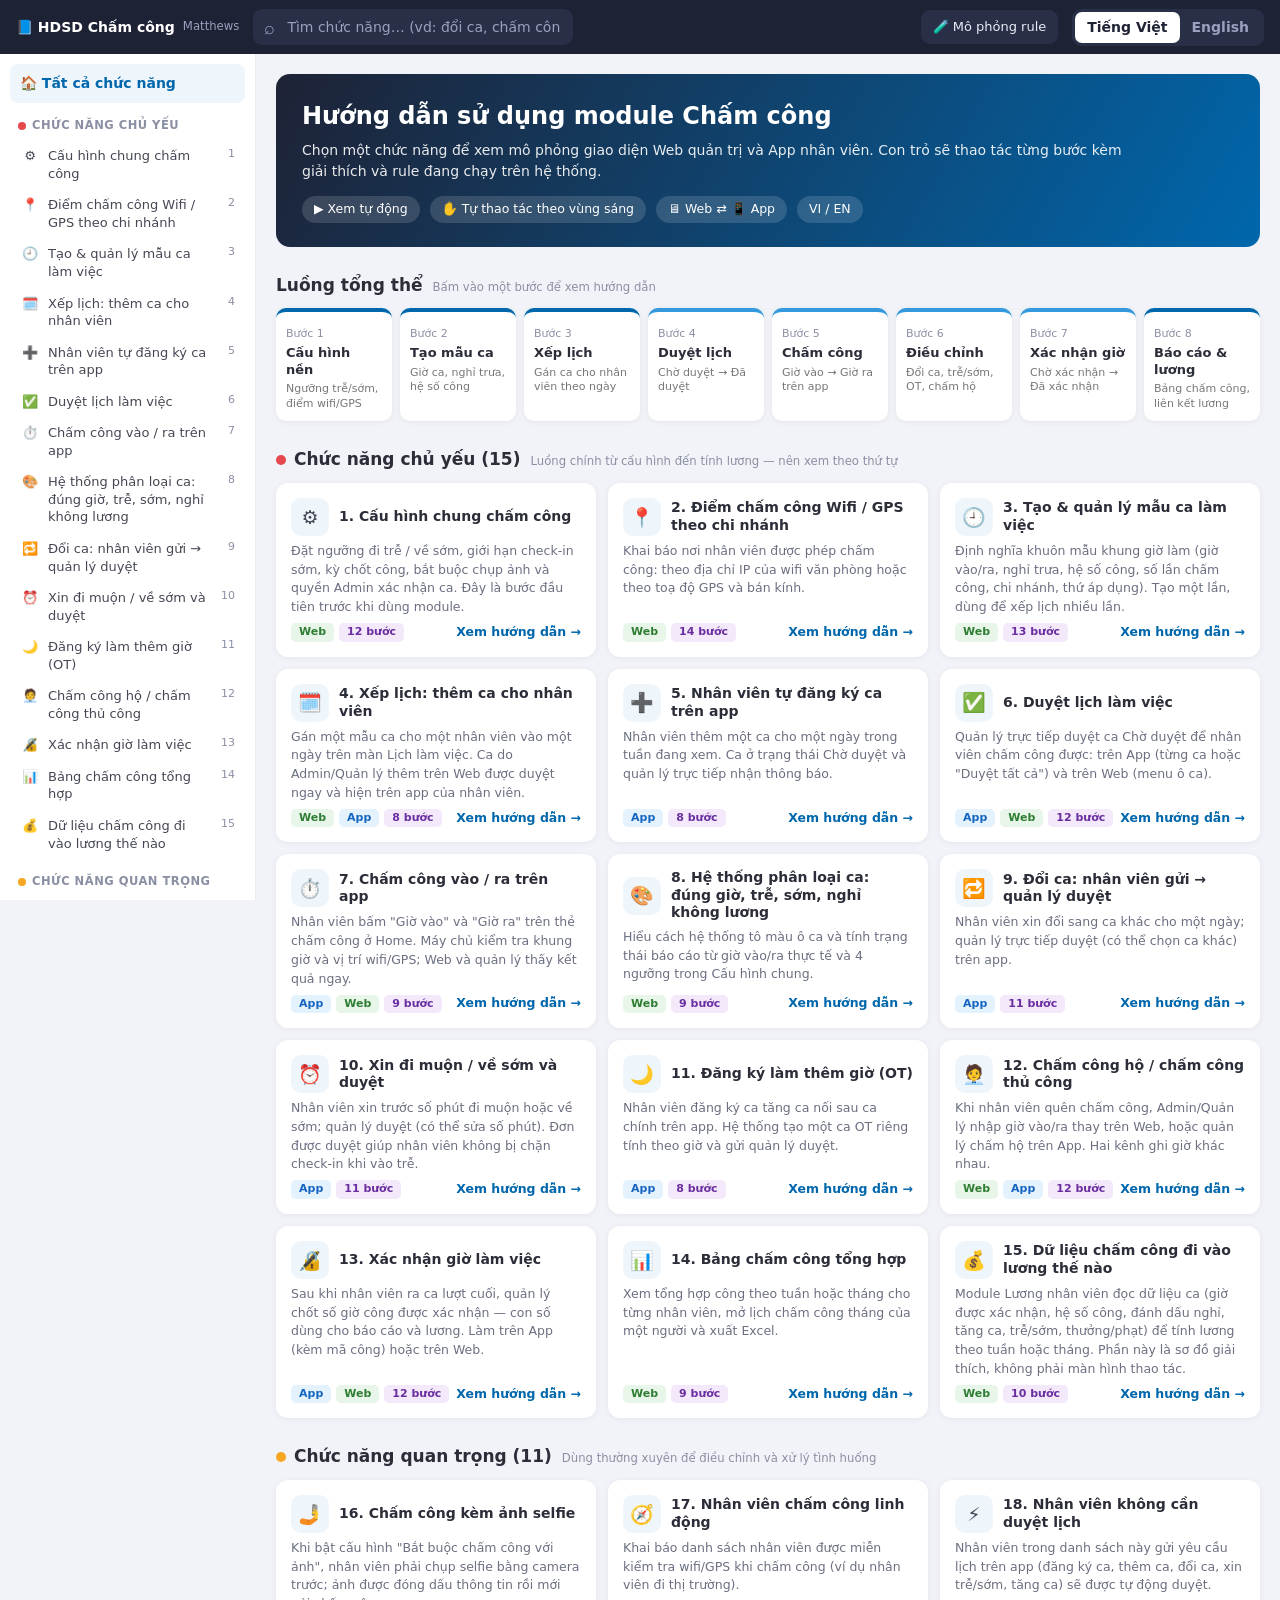
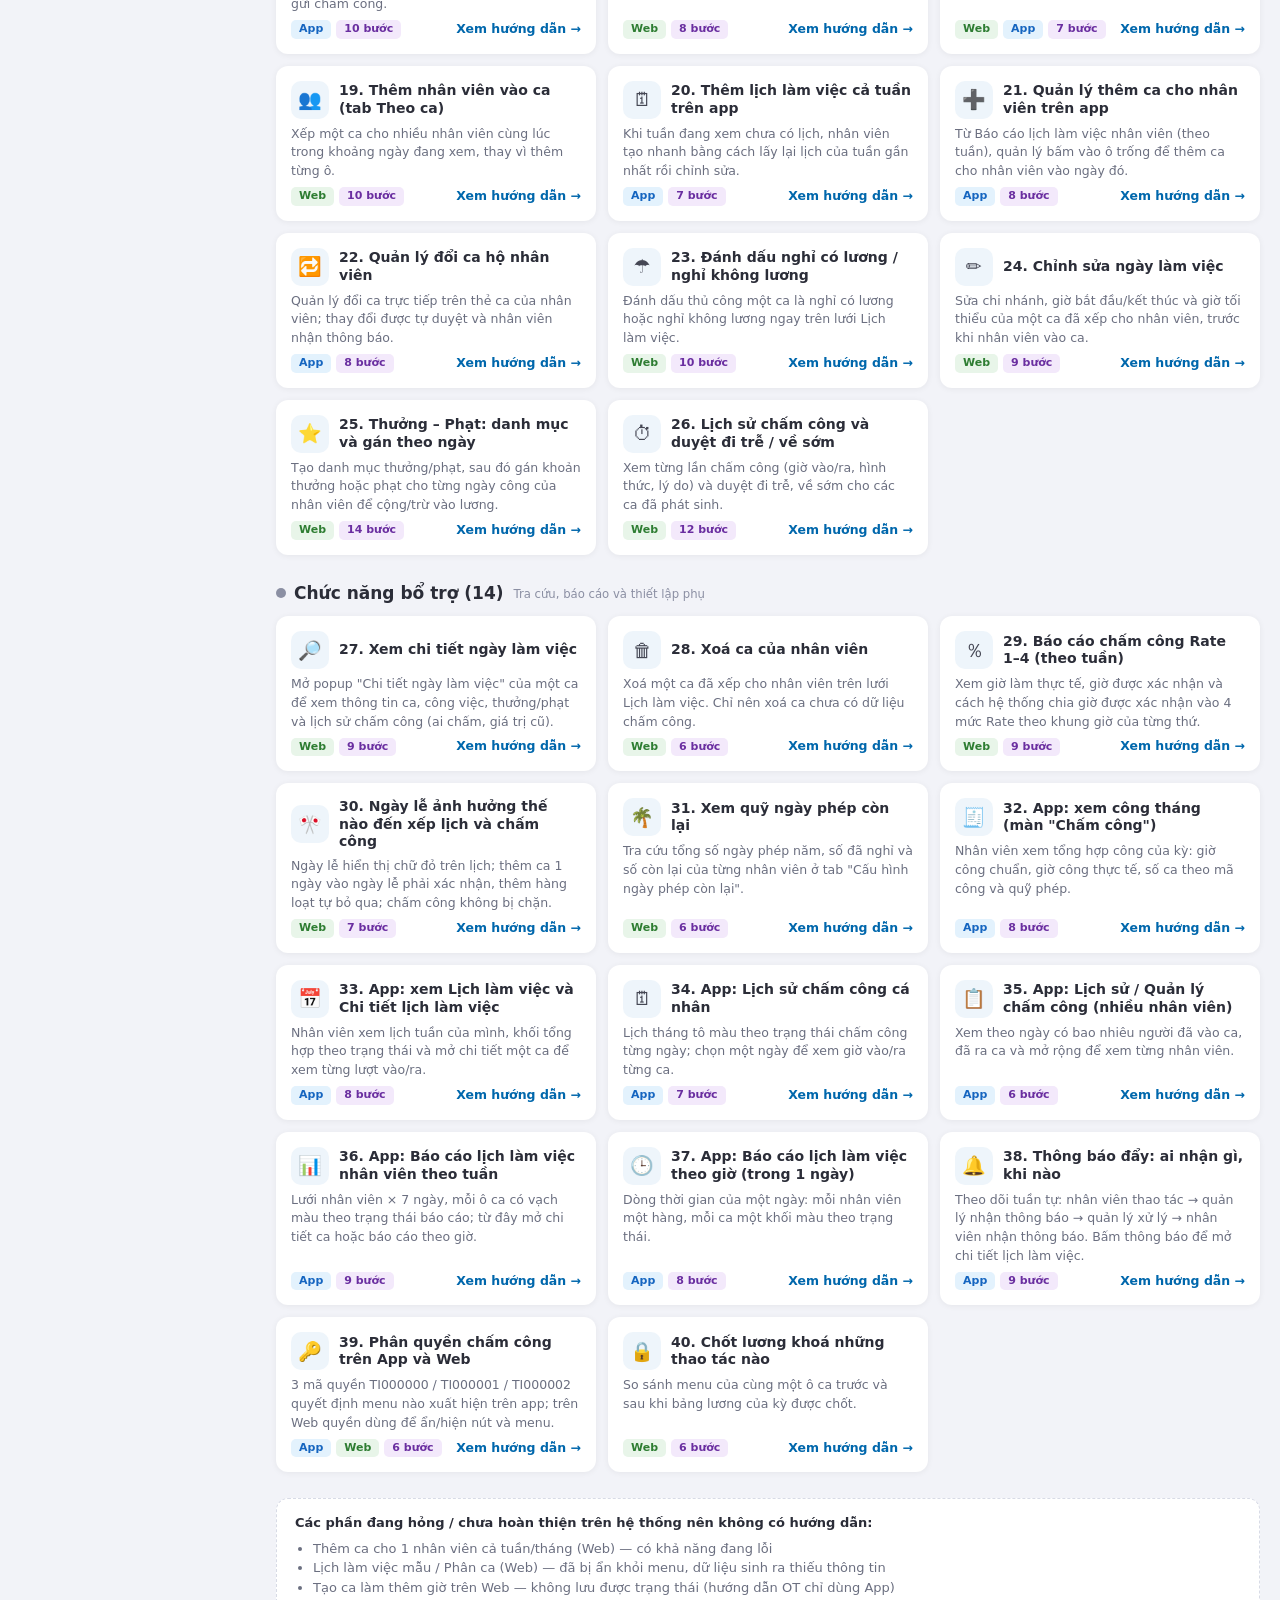
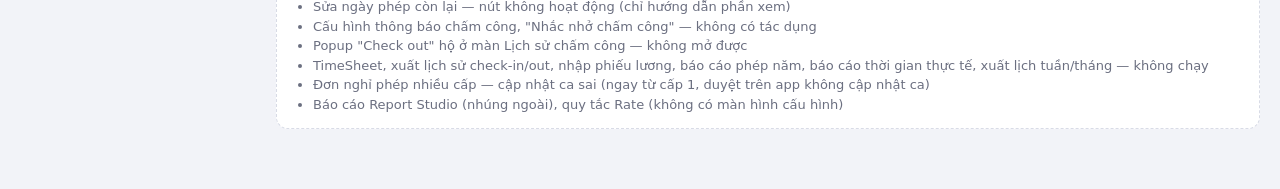
<file: index.html>
<!doctype html>
<html lang="vi">
<head>
<meta charset="utf-8">
<meta name="viewport" content="width=device-width, initial-scale=1">
<title>Hướng dẫn sử dụng Chấm công — Matthews</title>
<link rel="stylesheet" href="assets/hdsd.css">
</head>
<body>
<header class="topbar" id="top"></header>
<nav class="side" id="side"></nav>
<main class="main" id="main"></main>
<script src="assets/engine.js"></script>
<script src="assets/kit.js"></script>
<script src="assets/guides-1.js"></script>
<script src="assets/guides-2.js"></script>
<script src="assets/guides-3.js"></script>
<script>HDSD.start();</script>
</body>
</html>
</file>
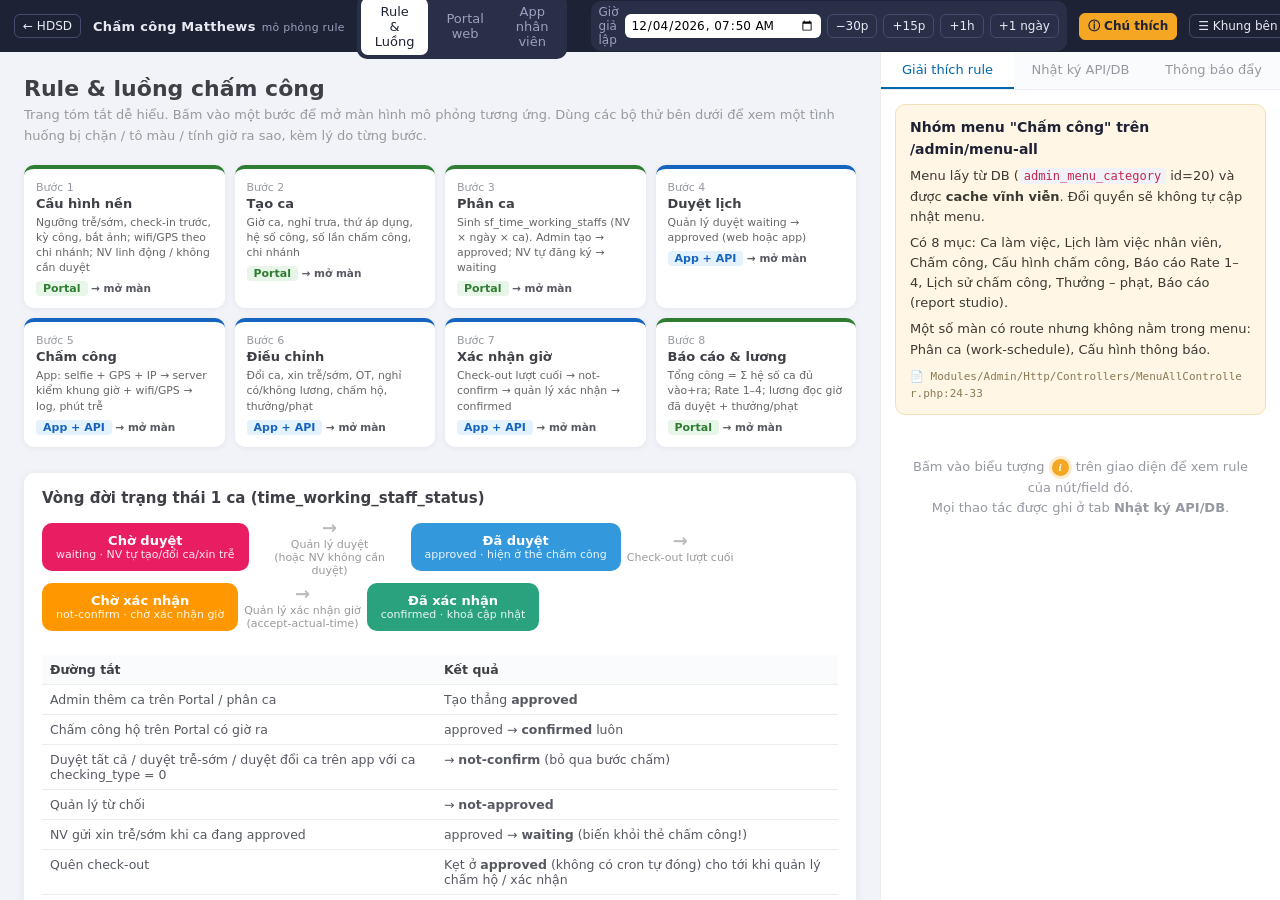
<file: rule/index.html>
<!doctype html>
<html lang="vi">
<head>
<meta charset="utf-8">
<meta name="viewport" content="width=device-width, initial-scale=1">
<title>Mô phỏng chấm công</title>
<link rel="stylesheet" href="assets/style.css">
</head>
<body>
<header class="topbar" id="bar"></header>
<main class="main" id="main"></main>
<aside class="drawer" id="drawer"></aside>
<script src="assets/store.js"></script>
<script src="assets/engine.js"></script>
<script src="assets/notes.js"></script>
<script src="assets/ui.js"></script>
<script src="assets/portal.js"></script>
<script src="assets/app.js"></script>
<script src="assets/rules.js"></script>
<script src="assets/main.js"></script>
</body>
</html>
</file>
<file: assets/hdsd.css>
:root {
  --bar: #1e2235; --bar-2: #2a2f48; --bar-fg: #e8eaf3; --bar-muted: #9aa0bd;
  --bg: #f2f3f8; --card: #fff; --line: #ebedf2; --text: #454754; --head: #2b2d38; --muted: #8b8fa3;
  --p-blue: #0067AC; --a-primary: #3398dc; --hl: #ff7a1a; --ok: #2AA27E; --err: #e24c4b; --note-bg: #fff6e5;
  --side-w: 256px;
  font-family: "Roboto", system-ui, -apple-system, "Segoe UI", sans-serif;
}
* { box-sizing: border-box; }
html, body { margin: 0; height: 100%; }
body { background: var(--bg); color: var(--text); font-size: 14px; line-height: 1.5; }
button, input, select, textarea { font: inherit; }
a { color: var(--p-blue); text-decoration: none; }

/* ===== khung trang ===== */
.topbar { position: fixed; inset: 0 0 auto 0; height: 54px; background: var(--bar); color: var(--bar-fg); display: flex; align-items: center; gap: 14px; padding: 0 16px; z-index: 60; }
.topbar .brand { font-weight: 700; white-space: nowrap; color: #fff; display: flex; align-items: center; gap: 8px; }
.topbar .brand small { color: var(--bar-muted); font-weight: 400; }
.topbar .menu-btn { display: none; border: 0; background: var(--bar-2); color: #fff; border-radius: 8px; width: 36px; height: 36px; cursor: pointer; font-size: 18px; }
.topbar .search { flex: 1; max-width: 460px; position: relative; }
.topbar .search input { width: 100%; height: 36px; border: 0; border-radius: 9px; background: var(--bar-2); color: #fff; padding: 0 12px 0 34px; outline: none; }
.topbar .search input::placeholder { color: var(--bar-muted); }
.topbar .search::before { content: "⌕"; position: absolute; left: 11px; top: 5px; color: var(--bar-muted); font-size: 18px; }
.topbar .sp { flex: 1; }
.topbar .lnk { color: var(--bar-fg); background: var(--bar-2); border-radius: 9px; padding: 7px 12px; font-size: 13px; white-space: nowrap; }
.topbar .lnk:hover { color: #fff; }
.lang { display: flex; background: var(--bar-2); border-radius: 9px; padding: 3px; }
.lang button { border: 0; background: transparent; color: var(--bar-muted); padding: 5px 12px; border-radius: 7px; cursor: pointer; font-weight: 600; }
.lang button.on { background: #fff; color: var(--bar); }

.side { position: fixed; top: 54px; left: 0; bottom: 0; width: var(--side-w); background: #fff; border-right: 1px solid var(--line); overflow-y: auto; padding: 10px 10px 30px; z-index: 50; }
.side .home { display: flex; gap: 8px; align-items: center; padding: 9px 10px; border-radius: 8px; font-weight: 600; color: var(--head); }
.side .home.on, .side .home:hover { background: #eef5fb; color: var(--p-blue); }
.side h4 { margin: 14px 8px 6px; font-size: 11.5px; text-transform: uppercase; letter-spacing: .5px; color: var(--muted); display: flex; align-items: center; gap: 6px; }
.side h4 i { width: 8px; height: 8px; border-radius: 50%; display: inline-block; }
.side a.gi { display: flex; gap: 8px; align-items: flex-start; padding: 7px 10px; border-radius: 8px; color: var(--text); font-size: 13px; line-height: 1.35; }
.side a.gi:hover { background: #f5f7fb; }
.side a.gi.on { background: #eef5fb; color: var(--p-blue); font-weight: 600; }
.side a.gi .ic { width: 20px; text-align: center; flex: none; }
.side a.gi .nm { flex: 1; }
.side a.gi .n { color: var(--muted); font-size: 11px; font-weight: 400; min-width: 16px; text-align: right; }
.side .none { color: var(--muted); padding: 14px 10px; font-size: 13px; }

.main { margin: 54px 0 0 var(--side-w); padding: 20px 20px 60px; min-height: calc(100vh - 54px); }
.tag { display: inline-block; padding: 1px 8px; border-radius: 5px; font-size: 11px; font-weight: 600; white-space: nowrap; }
.tag.web { background: #e8f5e9; color: #2e7d32; } .tag.app { background: #e3f2fd; color: #1565c0; } .tag.role { background: #f3e9fb; color: #6a2ea0; }
.t1 { background: #e5484d; } .t2 { background: #f5a623; } .t3 { background: #8b8fa3; }

/* ===== trang chủ ===== */
.hero { background: linear-gradient(120deg, #1e2235, #0067AC); color: #fff; border-radius: 14px; padding: 24px 26px; margin-bottom: 22px; }
.hero h1 { margin: 0 0 6px; font-size: 24px; }
.hero p { margin: 0; opacity: .9; max-width: 820px; }
.hero .how { display: flex; gap: 10px; flex-wrap: wrap; margin-top: 14px; }
.hero .how span { background: rgba(255,255,255,.14); border-radius: 20px; padding: 4px 12px; font-size: 12.5px; }
.sec-h { display: flex; align-items: baseline; gap: 10px; margin: 26px 0 10px; }
.sec-h h2 { margin: 0; font-size: 17px; color: var(--head); display: flex; align-items: center; gap: 8px; }
.sec-h h2 i { width: 10px; height: 10px; border-radius: 50%; display: inline-block; }
.sec-h small { color: var(--muted); }
.flow8 { display: grid; grid-template-columns: repeat(8, 1fr); gap: 8px; }
.flow8 a { background: #fff; border-radius: 10px; padding: 10px; box-shadow: 0 1px 6px rgba(0,0,0,.06); border-top: 4px solid var(--p-blue); color: var(--text); position: relative; transition: transform .15s; }
.flow8 a.app { border-top-color: var(--a-primary); }
.flow8 a:hover { transform: translateY(-3px); }
.flow8 a .n { font-size: 11px; color: var(--muted); }
.flow8 a b { display: block; color: var(--head); font-size: 13px; line-height: 1.25; margin: 2px 0 4px; }
.flow8 a small { font-size: 11px; color: #777; display: block; line-height: 1.35; }
.cards { display: grid; grid-template-columns: repeat(auto-fill, minmax(250px, 1fr)); gap: 12px; }
.gcard { background: #fff; border-radius: 12px; padding: 14px; box-shadow: 0 1px 6px rgba(0,0,0,.06); color: var(--text); display: flex; flex-direction: column; gap: 6px; border: 1px solid transparent; transition: .15s; }
.gcard:hover { border-color: var(--p-blue); transform: translateY(-2px); box-shadow: 0 6px 18px rgba(0,103,172,.14); }
.gcard .hd { display: flex; gap: 10px; align-items: center; }
.gcard .ic { width: 38px; height: 38px; border-radius: 10px; background: #eef5fb; display: grid; place-items: center; font-size: 19px; flex: none; }
.gcard b { color: var(--head); line-height: 1.25; }
.gcard p { margin: 0; font-size: 12.5px; color: #6b6f80; flex: 1; }
.gcard .ft { display: flex; gap: 5px; flex-wrap: wrap; align-items: center; }
.gcard .ft .go { margin-left: auto; color: var(--p-blue); font-weight: 600; font-size: 12.5px; }
.skipbox { background: #fff; border: 1px dashed #d8dbe6; border-radius: 12px; padding: 14px 18px; margin-top: 26px; color: #6b6f80; font-size: 13px; }
.skipbox b { color: var(--head); }
.skipbox ul { margin: 6px 0 0; padding-left: 18px; }

/* ===== trang hướng dẫn ===== */
.g-head { display: flex; gap: 14px; align-items: flex-start; margin-bottom: 14px; flex-wrap: wrap; }
.g-head .ic { width: 48px; height: 48px; border-radius: 12px; background: #fff; display: grid; place-items: center; font-size: 24px; box-shadow: 0 1px 6px rgba(0,0,0,.08); flex: none; }
.g-head .tx { flex: 1; min-width: 260px; }
.g-head h1 { margin: 0; font-size: 21px; color: var(--head); line-height: 1.25; }
.g-head .meta { display: flex; gap: 6px; flex-wrap: wrap; margin: 6px 0; align-items: center; }
.g-head p { margin: 0; color: #6b6f80; max-width: 900px; }
.g-head .pre { margin-top: 6px; font-size: 13px; background: #fff; border-left: 3px solid var(--a-primary); padding: 6px 10px; border-radius: 0 8px 8px 0; max-width: 900px; }
.g-nav { display: flex; gap: 6px; }
.g-nav a { background: #fff; border: 1px solid var(--line); border-radius: 8px; padding: 6px 10px; font-size: 12.5px; color: var(--text); white-space: nowrap; }
.g-nav a:hover { border-color: var(--p-blue); color: var(--p-blue); }

.ctrl { position: sticky; top: 54px; z-index: 30; background: rgba(242,243,248,.96); backdrop-filter: blur(4px); display: flex; align-items: center; gap: 8px; padding: 8px 0; flex-wrap: wrap; }
.ctrl .seg { display: flex; background: #fff; border: 1px solid var(--line); border-radius: 10px; padding: 3px; }
.ctrl .seg button { border: 0; background: transparent; padding: 6px 12px; border-radius: 7px; cursor: pointer; color: #6b6f80; font-weight: 600; font-size: 13px; }
.ctrl .seg button.on { background: var(--p-blue); color: #fff; }
.ctrl .cb { border: 1px solid var(--line); background: #fff; border-radius: 9px; height: 36px; min-width: 38px; padding: 0 10px; cursor: pointer; color: var(--head); font-weight: 600; }
.ctrl .cb:hover { border-color: var(--p-blue); color: var(--p-blue); }
.ctrl .cb.pri { background: var(--hl); border-color: var(--hl); color: #fff; min-width: 96px; }
.ctrl .prog { flex: 1; min-width: 120px; height: 8px; background: #dfe2ec; border-radius: 6px; overflow: hidden; }
.ctrl .prog i { display: block; height: 100%; background: var(--hl); border-radius: 6px; transition: width .35s; }
.ctrl .cnt { font-weight: 700; color: var(--head); white-space: nowrap; font-variant-numeric: tabular-nums; }
.ctrl select { height: 36px; border: 1px solid var(--line); border-radius: 9px; background: #fff; padding: 0 6px; }

.stage { position: relative; display: flex; gap: 22px; align-items: flex-start; justify-content: center; padding: 16px 0 4px; }
.frame { position: relative; transition: opacity .3s, filter .3s; }
.frame .who { position: absolute; top: -11px; left: 16px; background: #fff; border: 1px solid var(--line); border-radius: 20px; padding: 1px 10px; font-size: 11.5px; font-weight: 600; color: var(--head); z-index: 6; white-space: nowrap; box-shadow: 0 1px 4px rgba(0,0,0,.08); }
.frame .who b { color: var(--p-blue); }
.frame.app .who b { color: var(--a-primary); }
.frame.idle { opacity: .55; filter: saturate(.6); }
.frame.active .who { border-color: var(--hl); box-shadow: 0 0 0 3px rgba(255,122,26,.18); }
.frame.web { flex: 1 1 0; min-width: 0; max-width: 1000px; background: #fff; border-radius: 12px; box-shadow: 0 10px 34px rgba(30,34,53,.16); }
.fbar { height: 30px; border-radius: 12px 12px 0 0; background: #e6e8f0; display: flex; align-items: center; gap: 6px; padding: 0 12px; }
.fbar i { width: 10px; height: 10px; border-radius: 50%; background: #f26b5e; } .fbar i:nth-child(2) { background: #f6c044; } .fbar i:nth-child(3) { background: #5ec65a; }
.fbar .url { flex: 1; background: #fff; border-radius: 6px; height: 19px; margin-left: 8px; font-size: 11px; color: #8b8fa3; padding: 1px 10px; overflow: hidden; white-space: nowrap; }
.fvp { position: relative; overflow: hidden; border-radius: 0 0 12px 12px; }
.fin { position: absolute; left: 0; top: 0; width: 980px; height: 600px; transform-origin: 0 0; font-size: 12.5px; color: #575962; }
.frame.app { flex: none; padding-top: 2px; }
.phone { width: 318px; height: 646px; background: #111; border-radius: 40px; padding: 10px; box-shadow: 0 18px 44px rgba(0,0,0,.26); }
.screen { width: 100%; height: 100%; background: #f4f6f9; border-radius: 31px; overflow: hidden; position: relative; display: flex; flex-direction: column; color: #222; font-size: 13px; }
.stage.only-app { justify-content: flex-start; }
.stage.only-app .sidecard { flex: 1; min-width: 0; }

/* con trỏ + bong bóng */
#cursor { position: absolute; left: 0; top: 0; width: 26px; height: 26px; z-index: 40; pointer-events: none; transition: transform .7s cubic-bezier(.3,.8,.3,1), opacity .25s; will-change: transform; }
#cursor svg { display: block; filter: drop-shadow(0 2px 3px rgba(0,0,0,.35)); }
#cursor.touch svg { display: none; }
#cursor.touch::before { content: ""; position: absolute; left: -13px; top: -13px; width: 30px; height: 30px; border-radius: 50%; background: rgba(51,152,220,.35); border: 2px solid #fff; box-shadow: 0 0 0 2px rgba(51,152,220,.8); }
#cursor.hide { opacity: 0; }
#cursor.hint { animation: bob 1s ease-in-out infinite; }
#cursor::after { content: ""; position: absolute; left: -16px; top: -16px; width: 34px; height: 34px; border-radius: 50%; border: 3px solid var(--hl); opacity: 0; }
#cursor.click::after { animation: ripple .45s ease-out; }
@keyframes ripple { 0% { transform: scale(.3); opacity: .9; } 100% { transform: scale(1.7); opacity: 0; } }
@keyframes bob { 0%,100% { margin-top: 0; } 50% { margin-top: 7px; } }
#bubble { position: absolute; left: 0; top: 0; width: 310px; z-index: 39; background: #1e2235; color: #fff; border-radius: 12px; padding: 11px 13px 10px; box-shadow: 0 10px 30px rgba(0,0,0,.3); transition: transform .5s cubic-bezier(.3,.8,.3,1), opacity .25s; font-size: 13px; line-height: 1.45; }
#bubble.hide { opacity: 0; pointer-events: none; }
#bubble.shake { animation: shake .35s; }
@keyframes shake { 25% { margin-left: -6px; } 75% { margin-left: 6px; } }
#bubble .bh { display: flex; gap: 6px; align-items: center; font-size: 11px; color: #aeb4d4; text-transform: uppercase; letter-spacing: .4px; margin-bottom: 4px; }
#bubble .bh .tag { text-transform: none; letter-spacing: 0; }
#bubble .bt { font-weight: 500; }
#bubble .br { margin-top: 7px; background: rgba(255,255,255,.1); border-radius: 8px; padding: 6px 8px; font-size: 12px; color: #dfe3f5; }
#bubble .bw { margin-top: 6px; background: rgba(245,166,35,.2); border-radius: 8px; padding: 6px 8px; font-size: 12px; color: #ffe0a6; }
#bubble .bf { display: flex; gap: 6px; margin-top: 8px; align-items: center; }
#bubble .bf .do { color: #ffb37a; font-size: 12px; font-weight: 600; flex: 1; }
#bubble .bf button { border: 0; border-radius: 7px; padding: 5px 11px; cursor: pointer; font-weight: 600; font-size: 12px; background: var(--hl); color: #fff; }
#bubble .bf button.gh { background: rgba(255,255,255,.14); }
.hl { outline: 3px solid var(--hl) !important; outline-offset: 2px; border-radius: 6px; animation: pulse 1.2s ease-in-out infinite; position: relative; z-index: 3; }
@keyframes pulse { 0%,100% { box-shadow: 0 0 0 0 rgba(255,122,26,.5); } 50% { box-shadow: 0 0 0 9px rgba(255,122,26,0); } }
.pressed { transform: scale(.96); filter: brightness(.9); transition: .12s; }
.follow .frame.active [data-h] { cursor: pointer; }

/* bảng bước */
.panel { display: grid; grid-template-columns: minmax(0, 1.5fr) minmax(0, 1fr); gap: 18px; margin-top: 18px; align-items: start; }
.pcard { background: #fff; border-radius: 12px; box-shadow: 0 1px 6px rgba(0,0,0,.06); padding: 14px 16px; }
.pcard h3 { margin: 0 0 10px; font-size: 14px; color: var(--head); text-transform: uppercase; letter-spacing: .3px; }
ol.steps { list-style: none; margin: 0; padding: 0; }
ol.steps li { display: flex; gap: 10px; padding: 8px 8px; border-radius: 9px; cursor: pointer; border: 1px solid transparent; }
ol.steps li:hover { background: #f6f8fc; }
ol.steps li .no { width: 24px; height: 24px; border-radius: 50%; background: #e6e9f2; color: #6b6f80; display: grid; place-items: center; font-size: 12px; font-weight: 700; flex: none; }
ol.steps li.done .no { background: #d5efe6; color: #1b7a5c; }
ol.steps li.on { background: #fff7f0; border-color: #ffd2b0; }
ol.steps li.on .no { background: var(--hl); color: #fff; }
ol.steps li .st { flex: 1; min-width: 0; }
ol.steps li .st .tag { margin-right: 4px; }
ol.steps li .ru, ol.steps li .wa { display: none; font-size: 12.5px; margin-top: 5px; padding: 6px 9px; border-radius: 8px; }
ol.steps li .ru { background: #f1f5fb; color: #3d4a66; }
ol.steps li .wa { background: var(--note-bg); color: #8a5a10; }
ol.steps li.on .ru, ol.steps li.on .wa, .showall ol.steps li .ru, .showall ol.steps li .wa { display: block; }
.rules ul { margin: 0; padding-left: 18px; }
.rules li { margin-bottom: 6px; font-size: 13px; }
.linkbtn { border: 0; background: transparent; color: var(--p-blue); cursor: pointer; font-size: 12.5px; padding: 0; float: right; text-transform: none; letter-spacing: 0; font-weight: 500; }
.donebox { display: none; background: #eaf7f1; border: 1px solid #bfe6d5; color: #1b6b4f; border-radius: 12px; padding: 14px 16px; margin-top: 14px; }
.donebox.on { display: block; animation: pop .35s; }
@keyframes pop { from { transform: scale(.96); opacity: 0; } }
.donebox b { font-size: 15px; }
.donebox .acts { display: flex; gap: 8px; margin-top: 10px; flex-wrap: wrap; }
.donebox .acts button, .donebox .acts a { border: 1px solid #1b7a5c; background: #fff; color: #1b7a5c; border-radius: 8px; padding: 6px 12px; cursor: pointer; font-weight: 600; font-size: 13px; }
.donebox .acts .pri { background: #1b7a5c; color: #fff; }

/* ===== PORTAL (Metronic) trong khung web ===== */
.portal { display: flex; width: 100%; height: 100%; background: #f2f3f8; position: relative; }
.p-aside { width: 62px; background: #fff; border-right: 1px solid var(--line); display: flex; flex-direction: column; align-items: center; padding-top: 8px; gap: 1px; flex: none; }
.p-aside .logo { width: 36px; height: 36px; border-radius: 9px; background: var(--p-blue); color: #fff; display: grid; place-items: center; font-weight: 800; margin-bottom: 8px; }
.p-aside button { width: 54px; border: 0; background: transparent; padding: 6px 0; border-radius: 8px; color: #868aa8; display: flex; flex-direction: column; align-items: center; gap: 1px; font-size: 9px; line-height: 1.1; }
.p-aside button .ic { font-size: 16px; }
.p-aside button.on { background: #f0f4ff; color: var(--p-blue); }
.p-wrap { flex: 1; min-width: 0; display: flex; flex-direction: column; }
.p-header { height: 46px; background: #fff; display: flex; align-items: center; padding: 0 18px; box-shadow: 0 1px 15px rgba(69,65,78,.08); gap: 10px; flex: none; z-index: 2; }
.p-header .title_header { font-size: 13.5px; font-weight: 600; color: #3f4047; }
.p-header .sp { flex: 1; }
.p-header .p-user { color: #6b6f80; font-size: 12px; }
.p-content { padding: 14px 16px; overflow: auto; flex: 1; }
.portlet { background: #fff; box-shadow: 0 1px 15px 1px rgba(69,65,78,.08); border-radius: 4px; }
.portlet-head { min-height: 48px; display: flex; align-items: center; padding: 0 16px; border-bottom: 1px solid var(--line); gap: 8px; flex-wrap: wrap; }
.portlet-head h2 { font-size: 13px; font-weight: 600; color: #3f4047; margin: 0; text-transform: uppercase; }
.portlet-head .tools { margin-left: auto; display: flex; gap: 6px; flex-wrap: wrap; padding: 6px 0; }
.portlet-body { padding: 12px 16px 16px; }
.ptabs { display: flex; border-bottom: 1px solid var(--line); margin: -2px 0 12px; flex-wrap: wrap; }
.ptabs button { border: 0; background: transparent; padding: 8px 11px; color: #9699a2; border-bottom: 2px solid transparent; font-weight: 500; font-size: 12px; }
.ptabs button.on { color: var(--p-blue); border-bottom-color: var(--p-blue); }
.btn { border: 1px solid transparent; border-radius: 4px; padding: 6px 12px; font-size: 12px; font-weight: 500; display: inline-flex; align-items: center; gap: 6px; background: #fff; }
.btn-primary { background: var(--p-blue); color: #fff; border-color: var(--p-blue); }
.btn-pill { border-radius: 60px; text-transform: uppercase; font-size: 11px; padding: 6px 14px; }
.btn-default { border-color: #dfe2ea; color: #575962; }
.btn-sm { padding: 3px 9px; font-size: 11.5px; }
.filter { display: flex; gap: 8px; background: #f7f8fa; padding: 10px; border-radius: 4px; margin-bottom: 12px; align-items: center; flex-wrap: wrap; }
.filter .fc { width: 150px; }
.fc { height: 32px; border: 1px solid #dfe2ea; border-radius: 4px; padding: 0 9px; background: #fff; color: #575962; width: 100%; font-size: 12.5px; outline: none; }
.fc.sel { display: flex; align-items: center; justify-content: space-between; gap: 6px; white-space: nowrap; overflow: hidden; }
.fc.sel::after { content: "▾"; color: #9699a2; font-size: 10px; }
.fc.ph, .fc::placeholder { color: #b3b6c4; }
.fc.dis { background: #f4f5f8; color: #9699a2; }
.selwrap { position: relative; }
.selopts { position: absolute; left: 0; right: 0; top: 34px; background: #fff; border: 1px solid #dfe2ea; border-radius: 4px; box-shadow: 0 6px 18px rgba(0,0,0,.14); z-index: 20; }
.selopts div { padding: 6px 10px; }
.selopts div:hover { background: #f4f6fb; }
table.pt { width: 100%; border-collapse: collapse; }
table.pt th { text-align: left; font-size: 10.5px; text-transform: uppercase; color: #3f4047; font-weight: 600; padding: 8px 7px; border-bottom: 1px solid var(--line); background: #fafbfc; }
table.pt td { padding: 8px 7px; border-bottom: 1px solid var(--line); vertical-align: middle; }
table.pt tr.new td { animation: rowin 1.2s; }
@keyframes rowin { from { background: #fff1c9; } }
.icon-btn { border: 0; background: transparent; color: #868aa8; font-size: 14px; padding: 2px 5px; border-radius: 4px; }
.switch { position: relative; display: inline-block; width: 36px; height: 20px; background: #e5e7ef; border-radius: 20px; vertical-align: middle; transition: .2s; }
.switch::before { content: ""; position: absolute; width: 14px; height: 14px; left: 3px; top: 3px; background: #fff; border-radius: 50%; transition: .2s; box-shadow: 0 1px 3px rgba(0,0,0,.2); }
.switch.on { background: #34bfa3; } .switch.on::before { transform: translateX(16px); }
.ck { display: inline-block; width: 16px; height: 16px; border: 1.5px solid #b9bdcc; border-radius: 3px; vertical-align: -3px; background: #fff; position: relative; flex: none; }
.ck.on { background: var(--p-blue); border-color: var(--p-blue); }
.ck.on::after { content: ""; position: absolute; left: 4px; top: 1px; width: 4px; height: 8px; border: solid #fff; border-width: 0 2px 2px 0; transform: rotate(45deg); }
.ck.rd { border-radius: 50%; } .ck.rd.on::after { left: 3.5px; top: 3.5px; width: 6px; height: 6px; border: 0; background: #fff; border-radius: 50%; transform: none; }
.ckl { display: inline-flex; gap: 5px; align-items: center; margin-right: 10px; white-space: nowrap; }
.form-row { display: grid; grid-template-columns: 200px 1fr; gap: 6px 12px; align-items: center; margin-bottom: 8px; }
.form-row > label { font-weight: 500; color: #3f4047; }
.form-row.wide { grid-template-columns: 400px 1fr; }
.req { color: #f4516c; }
.unit { color: #9699a2; margin-left: 6px; }
.w-over { position: absolute; inset: 0; background: rgba(0,0,0,.35); z-index: 30; display: flex; align-items: flex-start; justify-content: center; padding: 26px 16px; animation: fade .25s; }
.w-over.mid { align-items: center; }
@keyframes fade { from { opacity: 0; } }
.modal { background: #fff; border-radius: 4px; width: 640px; max-width: 100%; box-shadow: 0 5px 30px rgba(0,0,0,.2); animation: drop .3s; max-height: 100%; display: flex; flex-direction: column; }
@keyframes drop { from { transform: translateY(-14px); opacity: 0; } }
.modal.sm { width: 420px; } .modal.lg { width: 860px; }
.modal-h { padding: 12px 18px; border-bottom: 1px solid var(--line); display: flex; align-items: center; }
.modal-h h3 { margin: 0; font-size: 13px; text-transform: uppercase; color: #3f4047; font-weight: 600; flex: 1; }
.modal-h .x { color: #999; font-size: 18px; }
.modal-b { padding: 14px 18px; overflow: auto; }
.modal-f { padding: 10px 18px; border-top: 1px solid var(--line); display: flex; justify-content: flex-end; gap: 8px; }
.swal { background: #fff; border-radius: 8px; width: 400px; padding: 22px 22px 18px; text-align: center; box-shadow: 0 5px 30px rgba(0,0,0,.2); animation: drop .3s; }
.swal .ic { width: 56px; height: 56px; border-radius: 50%; margin: 0 auto 10px; display: grid; place-items: center; font-size: 28px; border: 4px solid; }
.swal .ic.success { color: #a5dc86; border-color: #c9eab7; } .swal .ic.error { color: #f27474; border-color: #f8bbbb; } .swal .ic.question { color: #87adbd; border-color: #c9dae1; }
.swal h3 { margin: 0 0 6px; color: #545454; font-size: 17px; }
.swal p { color: #545454; margin: 0; }
.swal .acts { margin-top: 14px; display: flex; justify-content: center; gap: 8px; }
.orig { display: block; font-size: 11px; opacity: .7; font-style: italic; margin-top: 2px; }

.grid-tws { border-collapse: separate; border-spacing: 0; width: 100%; table-layout: fixed; }
.grid-tws th { background: #fafbfc; font-size: 11px; color: #3f4047; padding: 6px 4px; border-bottom: 1px solid var(--line); border-right: 1px solid var(--line); text-align: center; font-weight: 600; }
.grid-tws th.today { background: #eef5fb; } .grid-tws th.holiday { color: #e02424; }
.grid-tws th.staff { width: 150px; text-align: left; }
.grid-tws td { border-bottom: 1px solid var(--line); border-right: 1px solid var(--line); padding: 4px; vertical-align: top; height: 84px; }
.staff-cell { display: flex; gap: 6px; align-items: flex-start; }
.avatar { width: 28px; height: 28px; border-radius: 50%; display: grid; place-items: center; color: #fff; font-weight: 700; flex: none; font-size: 11px; background: #5b8def; }
.staff-cell .nm { font-weight: 600; color: var(--p-blue); font-size: 12px; }
.staff-cell .sub { font-size: 10.5px; color: #9699a2; line-height: 1.3; }
.cell { border-radius: 6px; padding: 5px 6px; font-size: 10.5px; color: #1e2235; position: relative; min-height: 74px; line-height: 1.3; transition: background .5s; }
.cell.dark { color: #fff; }
.cell.ot { box-shadow: inset 0 0 0 2px #ff0000; }
.cell.new { animation: pop .5s; }
.cell .sn { font-weight: 700; padding-right: 14px; }
.cell .br { font-weight: 600; opacity: .85; }
.cell .dots { position: absolute; right: 1px; top: 1px; color: inherit; font-size: 15px; width: 18px; height: 20px; text-align: center; border-radius: 4px; }
.cell .stt { display: inline-block; background: rgba(0,0,0,.2); border-radius: 9px; padding: 0 6px; font-size: 9.5px; font-weight: 600; margin-top: 2px; color: inherit; }
.cell-add { width: 100%; height: 74px; border: 1px dashed #d4d7e3; border-radius: 6px; background: transparent; color: #b5b9cc; font-size: 20px; }
.dropdown { position: absolute; right: 0; top: 22px; background: #fff; box-shadow: 0 4px 22px rgba(0,0,0,.2); border-radius: 6px; padding: 5px 0; z-index: 25; min-width: 190px; color: #3f4047; animation: fade .2s; }
.dropdown.lft { right: auto; left: 0; }
.dropdown button { display: flex; width: 100%; text-align: left; border: 0; background: transparent; padding: 6px 12px; color: #3f4047; font-size: 12px; gap: 8px; align-items: center; white-space: nowrap; }
.dropdown hr { border: 0; border-top: 1px solid var(--line); margin: 3px 0; }
.legend { display: flex; flex-wrap: wrap; gap: 10px; margin-top: 10px; font-size: 11px; align-items: center; }
.legend i { display: inline-block; width: 12px; height: 12px; border-radius: 3px; vertical-align: -2px; margin-right: 4px; }
.kvg { display: grid; grid-template-columns: 1fr 1fr; gap: 0 22px; }
.kv { display: flex; justify-content: space-between; gap: 8px; padding: 5px 0; border-bottom: 1px dashed #eee; }
.kv b { color: #222; text-align: right; }
.board { display: grid; gap: 8px; }
.board .bx { border: 1px solid var(--line); border-radius: 8px; padding: 9px 12px; background: #fff; display: flex; gap: 10px; align-items: center; opacity: .35; transition: .4s; }
.board .bx.on { opacity: 1; border-color: #bcd7ee; box-shadow: 0 2px 10px rgba(0,103,172,.1); }
.board .bx .a { flex: 1; } .board .bx .ar { color: #9699a2; font-size: 16px; } .board .bx .b { flex: 1; font-weight: 600; color: #1e2235; }
.swatch { display: inline-block; min-width: 150px; padding: 5px 10px; border-radius: 6px; font-weight: 600; font-size: 11.5px; text-align: center; }
.wnote { background: var(--note-bg); border-radius: 6px; padding: 6px 10px; font-size: 11.5px; color: #8a5a10; margin-top: 8px; }

/* ===== APP (Flutter) trong khung điện thoại ===== */
.statusbar { height: 28px; background: var(--a-primary); color: #fff; display: flex; align-items: center; justify-content: space-between; padding: 0 22px; font-size: 11.5px; font-weight: 600; flex: none; }
.appbar { height: 46px; background: var(--a-primary); color: #fff; display: flex; align-items: center; padding: 0 6px; gap: 4px; flex: none; }
.appbar h1 { font-size: 15.5px; margin: 0 6px; font-weight: 600; flex: 1; white-space: nowrap; overflow: hidden; text-overflow: ellipsis; }
.appbar button { border: 0; background: transparent; color: #fff; font-size: 18px; width: 34px; height: 34px; border-radius: 50%; }
.abody { flex: 1; overflow: auto; padding: 10px; }
.abottom { padding: 8px 10px 14px; background: #fff; border-top: 1px solid #eee; display: flex; gap: 8px; flex: none; }
.abtn { flex: 1; border: 0; border-radius: 10px; padding: 10px; font-weight: 600; font-size: 13.5px; background: var(--a-primary); color: #fff; text-align: center; }
.abtn.sec { background: #fff; color: var(--a-primary); border: 1px solid var(--a-primary); }
.abtn.orange { background: #FF9800; } .abtn.red { background: #F44336; } .abtn.purple { background: #9C27B0; }
.acard { background: #fff; border-radius: 12px; padding: 10px 11px; margin-bottom: 9px; box-shadow: 0 1px 4px rgba(0,0,0,.06); }
.acard.new, .sched.new { animation: pop .5s; }
.home-hero { background: var(--a-primary); color: #fff; padding: 12px 14px 38px; }
.home-hero .hi { font-size: 12px; opacity: .85; } .home-hero .nm { font-size: 16.5px; font-weight: 700; }
.tk-card { margin: -28px 10px 10px; background: #fff; border-radius: 14px; padding: 12px; box-shadow: 0 4px 14px rgba(0,0,0,.08); position: relative; }
.tk-card .sn { text-align: center; color: var(--a-primary); font-weight: 700; font-size: 14px; }
.tk-card .row { text-align: center; color: #555; font-size: 12.5px; margin-top: 3px; }
.tk-card .big { margin-top: 10px; width: 100%; border: 0; border-radius: 10px; padding: 11px; color: #fff; font-weight: 700; font-size: 14.5px; }
.tk-hidden { margin: -28px 10px 10px; border: 1.5px dashed #c9cfdd; border-radius: 14px; padding: 12px; text-align: center; color: #9aa0b3; font-size: 12px; background: rgba(255,255,255,.75); }
.menu-grid { display: grid; grid-template-columns: repeat(4, 1fr); gap: 7px; padding: 4px 10px; }
.mi { background: #fff; border-radius: 12px; padding: 9px 3px; text-align: center; font-size: 10.5px; box-shadow: 0 1px 3px rgba(0,0,0,.05); line-height: 1.2; }
.mi .ic { font-size: 20px; display: block; margin-bottom: 3px; }
.chip { display: inline-block; padding: 1px 9px; border-radius: 12px; color: #fff; font-size: 11px; font-weight: 600; white-space: nowrap; }
.chips { display: flex; gap: 5px; overflow-x: auto; padding: 4px 0 8px; }
.chips span { border: 1px solid #ddd; background: #fff; border-radius: 16px; padding: 3px 9px; white-space: nowrap; font-size: 11.5px; }
.chips span.on { color: #fff; border-color: transparent; }
.chips .cnt { background: rgba(0,0,0,.14); border-radius: 8px; padding: 0 5px; margin-left: 3px; }
.sched { background: #fff; border-radius: 12px; padding: 10px 11px; margin-bottom: 9px; box-shadow: 0 1px 4px rgba(0,0,0,.06); }
.sched.ot { box-shadow: inset 0 0 0 2px #F44336; }
.sched .top { display: flex; justify-content: space-between; align-items: center; margin-bottom: 5px; font-weight: 600; font-size: 12.5px; gap: 6px; }
.sched .ln { color: #444; font-size: 12px; margin: 2px 0; display: flex; gap: 5px; align-items: center; }
.sched .ln.orange { color: #FF9800; } .sched .ln.green { color: #1b7a5c; font-weight: 700; }
.sched .acts { display: flex; gap: 5px; margin-top: 7px; flex-wrap: wrap; }
.sched .acts span { flex: 1; border: 1px solid var(--a-primary); color: var(--a-primary); background: #fff; border-radius: 8px; padding: 6px 3px; font-size: 11.5px; font-weight: 600; text-align: center; white-space: nowrap; }
.sched .acts span.fill { background: var(--a-primary); color: #fff; } .sched .acts span.or { background: #FF9800; border-color: #FF9800; color: #fff; }
.week-h { background: #fff; border-radius: 12px; padding: 8px 10px; margin-bottom: 9px; display: flex; align-items: center; gap: 6px; font-weight: 600; color: #333; font-size: 12.5px; }
.week-h span.bt { background: #eef6fc; color: var(--a-primary); border-radius: 8px; width: 26px; height: 26px; display: grid; place-items: center; flex: none; }
.week-h .lb { flex: 1; text-align: center; }
.afield { margin-bottom: 10px; }
.afield > label { display: block; font-weight: 600; font-size: 12.5px; margin-bottom: 4px; color: #333; }
.ainp { width: 100%; border: 1px solid #dcdfe6; border-radius: 10px; padding: 9px 10px; background: #fff; min-height: 38px; font-size: 13px; color: #222; outline: none; display: flex; align-items: center; justify-content: space-between; }
.ainp.ph { color: #b3b6c4; }
div.ainp.sel::after { content: "▾"; color: #9aa0b3; font-size: 11px; }
.stepper { display: flex; gap: 6px; }
.stepper span { width: 40px; border: 1px solid #dcdfe6; background: #fff; border-radius: 10px; font-size: 17px; display: grid; place-items: center; flex: none; }
.stepper .ainp { text-align: center; }
.adialog-wrap { position: absolute; inset: 0; background: rgba(0,0,0,.4); display: flex; align-items: center; justify-content: center; z-index: 20; padding: 22px; animation: fade .2s; }
.adialog { background: #fff; border-radius: 16px; width: 100%; padding: 16px 16px 10px; animation: pop .25s; }
.adialog h4 { margin: 0 0 6px; font-size: 15px; }
.adialog p { margin: 0; color: #444; }
.adialog .acts { display: flex; justify-content: flex-end; gap: 6px; margin-top: 12px; }
.adialog .acts span { color: var(--a-primary); font-weight: 700; padding: 7px 10px; border-radius: 8px; }
.sheet-wrap { position: absolute; inset: 0; background: rgba(0,0,0,.4); display: flex; align-items: flex-end; z-index: 15; animation: fade .2s; }
.sheet { background: #fff; border-radius: 18px 18px 0 0; width: 100%; max-height: 84%; overflow: auto; padding: 12px 12px 18px; animation: up .3s; }
@keyframes up { from { transform: translateY(40px); } }
.sheet h4 { margin: 0 0 10px; text-align: center; font-size: 14px; }
.cam { height: 210px; border: 2px solid var(--a-primary); border-radius: 10px; display: grid; place-items: center; color: var(--a-primary); background: #fff; overflow: hidden; text-align: center; position: relative; }
.cam.shot { background: linear-gradient(#9fb7c9, #5b7184); border-color: transparent; }
.cam .face { width: 92px; height: 92px; border-radius: 50%; background: #f1c9a5; box-shadow: 0 -22px 0 -4px #3b2b20 inset; }
.cam .wm { position: absolute; left: 8px; top: 6px; text-align: left; color: #fff; font-size: 10px; line-height: 1.45; font-weight: 600; text-shadow: 0 1px 2px #000; }
.map { height: 130px; border-radius: 10px; margin-top: 9px; background: #e7efe3; position: relative; overflow: hidden; }
.map .ring { position: absolute; left: 50%; top: 50%; width: 110px; height: 110px; border-radius: 50%; border: 2px dashed #3398dc; background: rgba(51,152,220,.08); transform: translate(-50%,-50%); }
.map .pin { position: absolute; left: 50%; top: 50%; transform: translate(-50%,-100%); font-size: 20px; }
.map .me { position: absolute; left: 58%; top: 60%; width: 12px; height: 12px; border-radius: 50%; background: #4285f4; border: 3px solid #fff; box-shadow: 0 0 0 2px #4285f4; }
.map .lbl { position: absolute; left: 6px; bottom: 5px; background: rgba(255,255,255,.9); border-radius: 6px; padding: 1px 6px; font-size: 10.5px; }
.roster { width: 100%; border-collapse: collapse; font-size: 10px; background: #fff; }
.roster th { padding: 5px 2px; border-bottom: 1px solid #eee; font-weight: 600; }
.roster th.today { background: #fdecea; }
.roster td { border: 1px solid #eee; padding: 2px; vertical-align: top; height: 52px; }
.roster .sh { border-left: 4px solid; padding: 1px 3px; border-radius: 3px; background: #fafafa; line-height: 1.25; }
.roster .add { color: #bbb; text-align: center; font-size: 15px; padding-top: 12px; }
.cal { display: grid; grid-template-columns: repeat(7, 1fr); gap: 4px; }
.cal .h { text-align: center; font-size: 10.5px; color: #888; }
.cal .d { aspect-ratio: 1; border-radius: 8px; display: grid; place-items: center; font-size: 11.5px; background: #fff; border: 2px solid transparent; position: relative; }
.cal .d.ot { border-color: #F44336; } .cal .d.sel { box-shadow: 0 0 0 2px var(--a-primary); }
.tl { position: relative; background: #fff; border-radius: 10px; padding: 6px 6px 8px; }
.tl .hrs { display: flex; margin-left: 62px; font-size: 9px; color: #999; }
.tl .hrs span { flex: 1; }
.tl .rw { display: flex; align-items: center; height: 30px; border-top: 1px solid #f0f0f0; }
.tl .rw b { width: 62px; font-size: 10.5px; flex: none; overflow: hidden; white-space: nowrap; text-overflow: ellipsis; }
.tl .rw .tr { flex: 1; position: relative; height: 18px; background: repeating-linear-gradient(90deg, #f7f7f7 0 1px, transparent 1px 8.333%); }
.tl .rw .bk { position: absolute; top: 0; height: 18px; border-radius: 4px; font-size: 9px; color: #222; padding: 1px 4px; overflow: hidden; white-space: nowrap; }
.noti { display: flex; gap: 8px; align-items: flex-start; }
.noti .bell { width: 30px; height: 30px; border-radius: 50%; background: #e3f2fd; display: grid; place-items: center; flex: none; }
.noti b { display: block; font-size: 12.5px; } .noti div { font-size: 12px; color: #555; }

@media (max-width: 1180px) {
  .panel { grid-template-columns: 1fr; }
  .flow8 { grid-template-columns: repeat(4, 1fr); }
}
@media (max-width: 900px) {
  .side { transform: translateX(-100%); transition: .25s; box-shadow: 0 0 40px rgba(0,0,0,.2); }
  body.nav .side { transform: none; }
  .main { margin-left: 0; padding: 16px 12px 50px; }
  .topbar .menu-btn { display: block; }
  .topbar .brand small { display: none; }
  .topbar { gap: 8px; padding: 0 10px; }
  .topbar .sp { display: none; }
  .topbar .search { min-width: 0; }
  .lang { flex: none; }
  .lang button { padding: 5px 8px; font-size: 12px; }
  .g-nav { flex-wrap: wrap; max-width: 100%; }
  .g-nav a { white-space: normal; }
  .g-head .tx { min-width: 0; flex-basis: 70%; }
  .main { overflow-x: hidden; }
  .stage { flex-direction: column; align-items: center; }
  .frame.web { width: 100%; flex: none; }
  .flow8 { grid-template-columns: repeat(2, 1fr); }
}
@media (prefers-reduced-motion: reduce) { * { animation-duration: .01s !important; } }
</file>
<file: rule/assets/style.css>
:root {
  --bar: #1e2235; --bar-2: #2a2f48; --bar-fg: #e8eaf3; --bar-muted: #9aa0bd;
  --p-bg: #f2f3f8; --p-card: #ffffff; --p-line: #ebedf2; --p-text: #575962; --p-head: #3f4047; --p-blue: #0067AC; --p-blue-2: #1365C6; --p-muted: #9699a2;
  --a-primary: #3398dc; --a-bg: #f4f6f9; --a-card: #ffffff; --a-text: #222; --a-muted: #8a8f99;
  --note: #f5a623; --note-bg: #fff6e5; --ok: #2AA27E; --err: #e24c4b; --warn: #ff9800;
  --drawer-w: 400px;
  font-family: "Roboto", system-ui, -apple-system, "Segoe UI", sans-serif;
}
* { box-sizing: border-box; }
html, body { margin: 0; height: 100%; }
body { background: var(--p-bg); color: var(--p-text); font-size: 13px; }
button, input, select, textarea { font: inherit; }
code { background: #f1f2f7; padding: 1px 5px; border-radius: 4px; font-size: 12px; color: #c7254e; }
a { color: var(--p-blue); }

/* ===== thanh điều khiển trên cùng ===== */
.topbar { position: fixed; inset: 0 0 auto 0; height: 52px; background: var(--bar); color: var(--bar-fg); display: flex; align-items: center; gap: 12px; padding: 0 14px; z-index: 50; }
.topbar .brand { font-weight: 700; letter-spacing: .3px; white-space: nowrap; }
.topbar .brand small { color: var(--bar-muted); font-weight: 400; margin-left: 6px; }
.modes { display: flex; gap: 4px; background: var(--bar-2); padding: 4px; border-radius: 10px; }
.modes button { border: 0; background: transparent; color: var(--bar-muted); padding: 6px 14px; border-radius: 7px; cursor: pointer; font-weight: 500; }
.modes button.on { background: #fff; color: var(--bar); }
.topbar .sp { flex: 1; }
.clock { display: flex; align-items: center; gap: 6px; background: var(--bar-2); border-radius: 10px; padding: 4px 8px; }
.clock label { color: var(--bar-muted); font-size: 12px; }
.clock input { background: #fff; border: 0; border-radius: 6px; padding: 4px 6px; font-size: 12px; }
.clock button, .tbtn { border: 1px solid #454b6b; background: transparent; color: var(--bar-fg); border-radius: 6px; padding: 4px 8px; cursor: pointer; font-size: 12px; white-space: nowrap; }
.clock button:hover, .tbtn:hover { background: #3a4060; }
.tbtn.on { background: var(--note); border-color: var(--note); color: #1e2235; font-weight: 600; }

.main { position: fixed; top: 52px; left: 0; bottom: 0; right: var(--drawer-w); overflow: auto; }
body.nodrawer .main { right: 0; }

/* ===== drawer chú thích / nhật ký ===== */
.drawer { position: fixed; top: 52px; right: 0; bottom: 0; width: var(--drawer-w); background: #fff; border-left: 1px solid var(--p-line); display: flex; flex-direction: column; z-index: 40; }
body.nodrawer .drawer { display: none; }
.drawer .tabs { display: flex; border-bottom: 1px solid var(--p-line); }
.drawer .tabs button { flex: 1; border: 0; background: #fafbfd; padding: 10px 4px; cursor: pointer; color: var(--p-muted); font-weight: 500; border-bottom: 2px solid transparent; }
.drawer .tabs button.on { color: var(--p-blue); border-bottom-color: var(--p-blue); background: #fff; }
.drawer .tabs .badge { background: var(--err); color: #fff; border-radius: 9px; padding: 0 6px; font-size: 11px; margin-left: 4px; }
.drawer .body { flex: 1; overflow-y: auto; overflow-x: hidden; padding: 14px; }
.note-card { border: 1px solid #f2dfb8; background: var(--note-bg); border-radius: 10px; padding: 12px 14px; margin-bottom: 12px; line-height: 1.55; color: #3d3a33; }
.note-card h4 { margin: 0 0 6px; font-size: 14px; color: #1e2235; }
.note-card .ref { word-break: break-all; margin-top: 8px; font-size: 11px; color: #8a7a55; font-family: ui-monospace, Menlo, monospace; }
.note-card ul, .note-card ol { padding-left: 18px; margin: 6px 0; }
.note-card p { margin: 6px 0; }
.empty-hint { color: var(--p-muted); text-align: center; padding: 30px 10px; line-height: 1.6; }
.log-item { border-left: 3px solid var(--ok); background: #f7fbf9; padding: 8px 10px; margin-bottom: 8px; border-radius: 0 8px 8px 0; }
.log-item.fail { border-left-color: var(--err); background: #fdf5f5; }
.log-item .api { font-family: ui-monospace, Menlo, monospace; font-size: 11px; color: #555; }
.log-item .msg { font-weight: 600; margin: 3px 0; color: #222; }
.log-item .why { color: #8b3b3b; font-size: 12px; }
.log-item ul { margin: 4px 0 0; padding-left: 16px; font-size: 12px; color: #444; }
.log-item .at { float: right; font-size: 11px; color: #999; }
.noti-item { border: 1px solid var(--p-line); border-radius: 8px; padding: 8px 10px; margin-bottom: 8px; }
.noti-item b { color: #222; }
.noti-item .to { font-size: 11px; color: var(--p-blue); }

/* ===== điểm chú thích ===== */
.nt { display: inline-flex; align-items: center; justify-content: center; width: 17px; height: 17px; border-radius: 50%; background: var(--note); color: #fff; font: 700 11px/1 Georgia, serif; font-style: italic; cursor: pointer; vertical-align: middle; margin: 0 3px; flex: none; box-shadow: 0 0 0 3px rgba(245, 166, 35, .22); user-select: none; }
.nt:hover { transform: scale(1.15); }
body.nonotes .nt { display: none; }

/* ===== PORTAL (giống Metronic 5) ===== */
.portal { display: flex; min-height: 100%; }
.p-aside { width: 70px; background: #fff; border-right: 1px solid var(--p-line); display: flex; flex-direction: column; align-items: center; padding-top: 8px; gap: 2px; position: sticky; top: 0; height: calc(100vh - 52px); }
.p-aside .logo { width: 40px; height: 40px; border-radius: 10px; background: var(--p-blue); color: #fff; display: grid; place-items: center; font-weight: 800; margin-bottom: 10px; }
.p-aside button { width: 54px; border: 0; background: transparent; padding: 7px 0; border-radius: 8px; cursor: pointer; color: #868aa8; display: flex; flex-direction: column; align-items: center; gap: 2px; font-size: 9.5px; line-height: 1.1; }
.p-aside button .ic { font-size: 18px; }
.p-aside button.on, .p-aside button:hover { background: #f0f4ff; color: var(--p-blue); }
.p-wrap { flex: 1; min-width: 0; }
.p-header { height: 60px; background: #fff; display: flex; align-items: center; padding: 0 24px; box-shadow: 0 1px 15px rgba(69, 65, 78, .08); gap: 12px; position: sticky; top: 0; z-index: 5; }
.p-header .title_header { font-size: 15px; font-weight: 600; color: var(--p-head); letter-spacing: .2px; }
.p-header .sp { flex: 1; }
.p-header select { border: 1px solid var(--p-line); border-radius: 6px; padding: 5px 8px; }
.p-content { padding: 24px; }
.crumb { color: var(--p-muted); margin-bottom: 12px; font-size: 12px; }
.portlet { background: var(--p-card); box-shadow: 0 1px 15px 1px rgba(69, 65, 78, .08); border-radius: 4px; margin-bottom: 20px; }
.portlet-head { min-height: 60px; display: flex; align-items: center; padding: 0 22px; border-bottom: 1px solid var(--p-line); gap: 10px; flex-wrap: wrap; }
.portlet-head h2 { font-size: 14px; font-weight: 600; color: var(--p-head); margin: 0; text-transform: uppercase; display: flex; align-items: center; gap: 6px; }
.portlet-head .tools { margin-left: auto; display: flex; gap: 6px; flex-wrap: wrap; padding: 8px 0; }
.portlet-body { padding: 20px 22px; }
.ptabs { display: flex; gap: 0; border-bottom: 1px solid var(--p-line); margin: -4px 0 16px; flex-wrap: wrap; }
.ptabs button { border: 0; background: transparent; padding: 10px 14px; cursor: pointer; color: var(--p-muted); border-bottom: 2px solid transparent; font-weight: 500; }
.ptabs button.on { color: var(--p-blue); border-bottom-color: var(--p-blue); }

.btn { border: 1px solid transparent; border-radius: 4px; padding: 7px 14px; cursor: pointer; font-size: 12.5px; font-weight: 500; display: inline-flex; align-items: center; gap: 6px; }
.btn-primary { background: var(--p-blue); color: #fff; border-color: var(--p-blue); }
.btn-primary:hover { background: #00578f; }
.btn-pill { border-radius: 60px; text-transform: uppercase; font-size: 11.5px; padding: 7px 16px; }
.btn-default { background: #fff; border-color: #ebedf2; color: #575962; }
.btn-default:hover { background: #f4f5f8; }
.btn-danger { background: #f4516c; color: #fff; }
.btn-sm { padding: 4px 10px; font-size: 12px; }

.filter { display: grid; grid-template-columns: repeat(auto-fill, minmax(190px, 1fr)); gap: 10px; background: #f7f8fa; padding: 14px; border-radius: 4px; margin-bottom: 18px; align-items: center; }
.fc, .filter select, .filter input { width: 100%; height: 38px; border: 1px solid #ebedf2; border-radius: 4px; padding: 0 10px; background: #fff; color: #575962; }
textarea.fc { height: auto; padding: 8px 10px; }

table.pt { width: 100%; border-collapse: collapse; }
table.pt th { text-align: left; font-size: 11.5px; text-transform: uppercase; color: var(--p-head); font-weight: 600; padding: 12px 10px; border-bottom: 1px solid var(--p-line); background: #fafbfc; white-space: nowrap; }
table.pt td { padding: 11px 10px; border-bottom: 1px solid var(--p-line); vertical-align: middle; }
table.pt tr:hover td { background: #fcfcfd; }
.tw { overflow-x: auto; }
.icon-btn { border: 0; background: transparent; cursor: pointer; color: #868aa8; font-size: 15px; padding: 3px 5px; border-radius: 4px; }
.icon-btn:hover { background: #f0f2f8; color: var(--p-blue); }

.switch { position: relative; display: inline-block; width: 40px; height: 22px; }
.switch input { display: none; }
.switch span { position: absolute; inset: 0; background: #e5e7ef; border-radius: 20px; transition: .2s; cursor: pointer; }
.switch span::before { content: ""; position: absolute; width: 16px; height: 16px; left: 3px; top: 3px; background: #fff; border-radius: 50%; transition: .2s; box-shadow: 0 1px 3px rgba(0,0,0,.2); }
.switch input:checked + span { background: #34bfa3; }
.switch input:checked + span::before { transform: translateX(18px); }

.form-row { display: grid; grid-template-columns: 210px 1fr; gap: 10px 14px; align-items: center; margin-bottom: 12px; }
.form-row > label { font-weight: 500; color: var(--p-head); display: flex; align-items: center; gap: 2px; }
.req { color: #f4516c; }
.days { display: flex; flex-wrap: wrap; gap: 10px; }
.days label { display: flex; align-items: center; gap: 4px; font-weight: 400; }
.err-text { color: #f4516c; font-size: 12px; }

/* lưới lịch làm việc */
.grid-tws { border-collapse: separate; border-spacing: 0; width: 100%; min-width: 980px; }
.grid-tws th { background: #fafbfc; font-size: 12px; color: var(--p-head); padding: 10px 6px; border-bottom: 1px solid var(--p-line); border-right: 1px solid var(--p-line); text-align: center; }
.grid-tws th.holiday { color: #e02424; }
.grid-tws td { border-bottom: 1px solid var(--p-line); border-right: 1px solid var(--p-line); padding: 5px; vertical-align: top; height: 92px; }
.grid-tws td.staff { width: 210px; min-width: 210px; }
.staff-cell { display: flex; gap: 8px; align-items: flex-start; }
.avatar { width: 34px; height: 34px; border-radius: 50%; display: grid; place-items: center; color: #fff; font-weight: 700; flex: none; font-size: 13px; }
.staff-cell .nm { font-weight: 600; color: var(--p-blue); }
.staff-cell .sub { font-size: 11.5px; color: var(--p-muted); }
.cell { border-radius: 6px; padding: 6px 7px; font-size: 11.5px; color: #1e2235; position: relative; min-height: 78px; }
.cell.ot { box-shadow: inset 0 0 0 2px #ff0000; }
.cell .sn { font-weight: 700; padding-right: 18px; }
.cell .tm { margin: 3px 0; }
.cell .br { font-weight: 600; font-size: 11px; opacity: .85; }
.cell .dots { position: absolute; right: 3px; top: 3px; }
.cell .why { font-size: 10.5px; opacity: .78; margin-top: 3px; line-height: 1.3; }
.cell-add { width: 100%; height: 78px; border: 1px dashed #d4d7e3; border-radius: 6px; background: transparent; color: #b5b9cc; font-size: 22px; cursor: pointer; }
.cell-add:hover { color: var(--p-blue); border-color: var(--p-blue); }
.multi { background: #a0d4d4; border-radius: 6px; padding: 6px; min-height: 78px; cursor: pointer; }
.multi .dot { display: inline-block; width: 11px; height: 11px; border-radius: 50%; margin-right: 3px; border: 1px solid rgba(0,0,0,.1); }
.legend { display: flex; flex-wrap: wrap; gap: 12px; margin-top: 14px; font-size: 12px; align-items: center; }
.legend i { display: inline-block; width: 14px; height: 14px; border-radius: 3px; vertical-align: middle; margin-right: 4px; }

.dropdown { position: absolute; background: #fff; box-shadow: 0 4px 22px rgba(0,0,0,.16); border-radius: 6px; padding: 6px 0; z-index: 200; min-width: 220px; }
.dropdown button { display: flex; width: 100%; text-align: left; border: 0; background: transparent; padding: 8px 14px; cursor: pointer; color: #3f4047; font-size: 12.5px; gap: 8px; align-items: center; }
.dropdown button:hover { background: #f4f6fb; }
.dropdown button.disabled { color: #c2c4cc; cursor: not-allowed; }
.dropdown .hint { font-size: 10.5px; color: #b58d3e; padding: 0 14px 4px 36px; margin-top: -4px; }
.dropdown hr { border: 0; border-top: 1px solid var(--p-line); margin: 4px 0; }

/* modal portal */
.overlay { position: fixed; inset: 0; background: rgba(0, 0, 0, .35); z-index: 300; display: flex; align-items: flex-start; justify-content: center; padding: 50px 16px; overflow: auto; }
.modal { background: #fff; border-radius: 4px; width: 760px; max-width: 100%; box-shadow: 0 5px 30px rgba(0,0,0,.2); }
.modal.sm { width: 480px; }
.modal.lg { width: 980px; }
.modal-h { padding: 18px 22px; border-bottom: 1px solid var(--p-line); display: flex; align-items: center; gap: 8px; }
.modal-h h3 { margin: 0; font-size: 14px; text-transform: uppercase; color: var(--p-head); font-weight: 600; }
.modal-h .x { margin-left: auto; border: 0; background: transparent; font-size: 20px; cursor: pointer; color: #999; }
.modal-b { padding: 20px 22px; max-height: 70vh; overflow: auto; }
.modal-f { padding: 14px 22px; border-top: 1px solid var(--p-line); display: flex; justify-content: flex-end; gap: 8px; }

/* swal */
.swal { background: #fff; border-radius: 8px; width: 440px; max-width: 100%; padding: 28px 26px 22px; text-align: center; margin-top: 8vh; box-shadow: 0 5px 30px rgba(0,0,0,.2); }
.swal .ic { width: 64px; height: 64px; border-radius: 50%; margin: 0 auto 14px; display: grid; place-items: center; font-size: 32px; border: 4px solid; }
.swal .ic.success { color: #a5dc86; border-color: #c9eab7; }
.swal .ic.error { color: #f27474; border-color: #f8bbbb; }
.swal .ic.question { color: #87adbd; border-color: #c9dae1; }
.swal h3 { margin: 0 0 8px; color: #545454; font-size: 20px; }
.swal p { color: #545454; margin: 0 0 6px; line-height: 1.5; }
.swal .why { font-size: 12px; color: #a0753a; background: var(--note-bg); border-radius: 6px; padding: 6px 8px; margin-top: 8px; text-align: left; }
.swal .acts { margin-top: 18px; display: flex; justify-content: center; gap: 8px; }

/* menu-all */
.menu-group { display: grid; grid-template-columns: repeat(auto-fill, minmax(200px, 1fr)); gap: 12px; }
.menu-tile { border: 1px solid var(--p-line); border-radius: 8px; padding: 16px; display: flex; gap: 12px; align-items: center; cursor: pointer; background: #fff; }
.menu-tile:hover { border-color: var(--p-blue); box-shadow: 0 2px 10px rgba(0,103,172,.1); }
.menu-tile .ic { width: 40px; height: 40px; border-radius: 10px; background: #eef5fb; color: var(--p-blue); display: grid; place-items: center; font-size: 20px; flex: none; }
.menu-tile b { color: var(--p-head); display: block; }
.menu-tile small { color: var(--p-muted); }

/* ===== APP (Flutter) ===== */
.app-stage { display: flex; gap: 22px; padding: 22px; align-items: flex-start; justify-content: center; flex-wrap: wrap; }
.sim-panel { width: 330px; background: #fff; border-radius: 12px; box-shadow: 0 1px 15px rgba(69,65,78,.08); padding: 16px; position: sticky; top: 16px; }
.sim-panel h3 { margin: 0 0 10px; font-size: 14px; color: var(--p-head); display: flex; align-items: center; gap: 4px; }
.sim-panel .grp { border-top: 1px solid var(--p-line); padding-top: 10px; margin-top: 10px; }
.sim-panel label { display: flex; align-items: center; justify-content: space-between; gap: 8px; margin: 6px 0; font-size: 12.5px; }
.sim-panel select, .sim-panel input[type=text], .sim-panel input[type=number] { border: 1px solid var(--p-line); border-radius: 6px; padding: 5px 7px; max-width: 170px; }
.sim-panel .small { font-size: 11.5px; color: var(--p-muted); line-height: 1.45; }
.phone { width: 390px; height: 800px; background: #111; border-radius: 46px; padding: 12px; box-shadow: 0 20px 50px rgba(0,0,0,.25); flex: none; }
.screen { width: 100%; height: 100%; background: var(--a-bg); border-radius: 36px; overflow: hidden; position: relative; display: flex; flex-direction: column; color: var(--a-text); font-size: 14px; }
.statusbar { height: 34px; background: var(--a-primary); color: #fff; display: flex; align-items: center; justify-content: space-between; padding: 0 26px; font-size: 12.5px; font-weight: 600; flex: none; }
.appbar { height: 54px; background: var(--a-primary); color: #fff; display: flex; align-items: center; padding: 0 8px; gap: 6px; flex: none; }
.appbar h1 { font-size: 17px; margin: 0; font-weight: 600; flex: 1; white-space: nowrap; overflow: hidden; text-overflow: ellipsis; }
.appbar button { border: 0; background: transparent; color: #fff; font-size: 20px; cursor: pointer; width: 38px; height: 38px; border-radius: 50%; }
.appbar button:hover { background: rgba(255,255,255,.15); }
.abody { flex: 1; overflow: auto; padding: 12px; }
.abottom { padding: 10px 12px 18px; background: #fff; border-top: 1px solid #eee; display: flex; gap: 8px; flex: none; }
.abtn { flex: 1; border: 0; border-radius: 10px; padding: 12px; font-weight: 600; cursor: pointer; font-size: 14px; background: var(--a-primary); color: #fff; }
.abtn.sec { background: #fff; color: var(--a-primary); border: 1px solid var(--a-primary); }
.abtn.orange { background: #FF9800; } .abtn.red { background: #F44336; } .abtn.purple { background: #9C27B0; }
.acard { background: #fff; border-radius: 12px; padding: 12px; margin-bottom: 10px; box-shadow: 0 1px 4px rgba(0,0,0,.06); }
.home-hero { background: var(--a-primary); color: #fff; padding: 14px 16px 40px; flex: none; }
.home-hero .hi { font-size: 13px; opacity: .85; }
.home-hero .nm { font-size: 18px; font-weight: 700; }
.tk-card { margin: -30px 12px 12px; background: #fff; border-radius: 14px; padding: 14px; box-shadow: 0 4px 14px rgba(0,0,0,.08); position: relative; }
.tk-card .sn { text-align: center; color: var(--a-primary); font-weight: 700; font-size: 15px; }
.tk-card .row { text-align: center; color: #555; font-size: 13px; margin-top: 4px; }
.tk-card .big { margin-top: 12px; width: 100%; border: 0; border-radius: 10px; padding: 12px; color: #fff; font-weight: 700; font-size: 15px; cursor: pointer; }
.menu-grid { display: grid; grid-template-columns: repeat(4, 1fr); gap: 8px; padding: 4px 12px; }
.mi { background: #fff; border-radius: 12px; padding: 10px 4px; text-align: center; cursor: pointer; font-size: 11.5px; box-shadow: 0 1px 3px rgba(0,0,0,.05); }
.mi .ic { font-size: 22px; display: block; margin-bottom: 4px; }
.mi:hover { background: #eef7fd; }
.chip { display: inline-block; padding: 2px 10px; border-radius: 12px; color: #fff; font-size: 11.5px; font-weight: 600; }
.chips { display: flex; gap: 6px; overflow-x: auto; padding: 6px 0; }
.chips button { border: 1px solid #ddd; background: #fff; border-radius: 16px; padding: 4px 10px; cursor: pointer; white-space: nowrap; font-size: 12px; }
.chips button.on { color: #fff; border-color: transparent; }
.chips .cnt { background: rgba(0,0,0,.12); border-radius: 8px; padding: 0 5px; margin-left: 4px; }
.sched { background: #fff; border-radius: 12px; padding: 12px; margin-bottom: 10px; box-shadow: 0 1px 4px rgba(0,0,0,.06); cursor: pointer; }
.sched .top { display: flex; justify-content: space-between; align-items: center; margin-bottom: 6px; font-weight: 600; }
.sched .ln { color: #444; font-size: 13px; margin: 3px 0; display: flex; gap: 6px; align-items: center; }
.sched .ln.orange { color: #FF9800; } .sched .ln.green { color: #1b7a5c; font-weight: 700; }
.sched .acts { display: flex; gap: 6px; margin-top: 8px; flex-wrap: wrap; }
.sched .acts button { flex: 1; border: 1px solid var(--a-primary); color: var(--a-primary); background: #fff; border-radius: 8px; padding: 7px 4px; font-size: 12px; cursor: pointer; font-weight: 600; }
.sched .acts button.fill { background: var(--a-primary); color: #fff; }
.sched .acts button.or { background: #FF9800; border-color: #FF9800; color: #fff; }
.week-h { background: #fff; border-radius: 12px; padding: 10px 12px; margin-bottom: 10px; display: flex; align-items: center; gap: 8px; font-weight: 600; color: #333; }
.week-h button { border: 0; background: #eef6fc; color: var(--a-primary); border-radius: 8px; width: 30px; height: 30px; cursor: pointer; }
.afield { margin-bottom: 12px; }
.afield > label { display: block; font-weight: 600; font-size: 13px; margin-bottom: 5px; color: #333; }
.afield input, .afield select, .afield textarea { width: 100%; border: 1px solid #dcdfe6; border-radius: 10px; padding: 10px; background: #fff; }
.stepper { display: flex; gap: 6px; }
.stepper button { width: 44px; border: 1px solid #dcdfe6; background: #fff; border-radius: 10px; font-size: 18px; cursor: pointer; }
.stepper input { text-align: center; }
.adialog-wrap { position: absolute; inset: 0; background: rgba(0,0,0,.4); display: flex; align-items: center; justify-content: center; z-index: 20; padding: 24px; }
.adialog { background: #fff; border-radius: 16px; width: 100%; padding: 18px 18px 12px; }
.adialog h4 { margin: 0 0 8px; font-size: 16px; }
.adialog p { margin: 0; color: #444; line-height: 1.5; }
.adialog .why { margin-top: 10px; font-size: 12px; background: var(--note-bg); color: #8a6a2a; border-radius: 8px; padding: 6px 8px; }
.adialog .acts { display: flex; justify-content: flex-end; gap: 8px; margin-top: 14px; }
.adialog .acts button { border: 0; background: transparent; color: var(--a-primary); font-weight: 700; cursor: pointer; padding: 8px 10px; }
.sheet-wrap { position: absolute; inset: 0; background: rgba(0,0,0,.4); display: flex; align-items: flex-end; z-index: 15; }
.sheet { background: #fff; border-radius: 18px 18px 0 0; width: 100%; max-height: 82%; overflow: auto; padding: 14px 14px 20px; }
.sheet h4 { margin: 0 0 12px; text-align: center; font-size: 15px; }
.cam { height: 300px; border: 2px solid var(--a-primary); border-radius: 10px; display: grid; place-items: center; color: var(--a-primary); cursor: pointer; background: #fff; overflow: hidden; }
.cam canvas { width: 100%; height: 100%; object-fit: cover; }
.map { height: 200px; border-radius: 10px; margin-top: 10px; background: #e7efe3; position: relative; overflow: hidden; }
.map .ring { position: absolute; border-radius: 50%; border: 2px dashed #3398dc; background: rgba(51,152,220,.08); transform: translate(-50%,-50%); }
.map .pin { position: absolute; transform: translate(-50%,-100%); font-size: 22px; }
.map .me { position: absolute; width: 14px; height: 14px; border-radius: 50%; background: #4285f4; border: 3px solid #fff; box-shadow: 0 0 0 2px #4285f4; transform: translate(-50%,-50%); }
.map .lbl { position: absolute; left: 8px; bottom: 6px; background: rgba(255,255,255,.9); border-radius: 6px; padding: 2px 6px; font-size: 11px; }
.kv { display: flex; justify-content: space-between; padding: 6px 0; border-bottom: 1px dashed #eee; font-size: 13px; }
.kv b { color: #222; }
.roster { width: 100%; border-collapse: collapse; font-size: 11px; }
.roster th { background: #fff; padding: 6px 2px; position: sticky; top: 0; border-bottom: 1px solid #eee; cursor: pointer; }
.roster th.today { background: #fdecea; }
.roster td { border: 1px solid #eee; padding: 3px; vertical-align: top; background: #fff; min-width: 44px; height: 60px; }
.roster .sh { border-left: 4px solid; padding: 2px 3px; border-radius: 3px; background: #fafafa; margin-bottom: 2px; cursor: pointer; }
.roster .add { color: #bbb; text-align: center; cursor: pointer; font-size: 16px; padding-top: 14px; }
.cal { display: grid; grid-template-columns: repeat(7, 1fr); gap: 4px; }
.cal .h { text-align: center; font-size: 11px; color: #888; }
.cal .d { aspect-ratio: 1; border-radius: 8px; display: grid; place-items: center; font-size: 12px; background: #fff; cursor: pointer; border: 2px solid transparent; }
.cal .d.ot { border-color: #F44336; }
.cal .d.sel { box-shadow: 0 0 0 2px var(--a-primary); }

/* ===== RULE PAGE ===== */
.rule-page { max-width: 1180px; margin: 0 auto; padding: 24px; }
.rule-page h1 { font-size: 22px; color: var(--p-head); margin: 0 0 4px; }
.rule-page .lead { color: var(--p-muted); margin-bottom: 18px; line-height: 1.6; }
.flow { display: grid; grid-template-columns: repeat(4, 1fr); gap: 10px; margin-bottom: 26px; }
.flow .st { background: #fff; border-radius: 10px; padding: 12px; box-shadow: 0 1px 6px rgba(0,0,0,.06); position: relative; cursor: pointer; border-top: 4px solid var(--p-blue); }
.flow .st:hover { transform: translateY(-2px); }
.flow .st .n { font-size: 11px; color: var(--p-muted); }
.flow .st b { display: block; margin: 2px 0 4px; color: var(--p-head); }
.flow .st small { color: #666; line-height: 1.4; display: block; }
.flow .st .where { margin-top: 6px; font-size: 10.5px; font-weight: 600; }
.sm { display: flex; align-items: center; gap: 6px; flex-wrap: wrap; margin: 10px 0 24px; }
.sm .node { padding: 10px 14px; border-radius: 10px; color: #fff; font-weight: 600; text-align: center; min-width: 120px; }
.sm .node small { display: block; font-weight: 400; font-size: 11px; opacity: .9; }
.sm .arr { color: #999; font-size: 11px; text-align: center; max-width: 150px; }
.sm .arr b { display: block; font-size: 18px; color: #bbb; }
.rgrid { display: grid; grid-template-columns: 1fr 1fr; gap: 18px; }
@media (max-width: 1100px) { .rgrid { grid-template-columns: 1fr; } }
.rcard { background: #fff; border-radius: 10px; box-shadow: 0 1px 8px rgba(0,0,0,.06); padding: 16px 18px; margin-bottom: 18px; }
.rcard h3 { margin: 0 0 10px; font-size: 15px; color: var(--p-head); }
.rcard .row { display: flex; gap: 10px; align-items: center; margin: 6px 0; flex-wrap: wrap; }
.rcard .row label { min-width: 170px; color: #555; }
.rcard input, .rcard select { border: 1px solid #dfe1ea; border-radius: 6px; padding: 5px 8px; }
.verdict { margin-top: 12px; border-radius: 8px; padding: 10px 12px; line-height: 1.6; }
.verdict.ok { background: #eaf7f1; color: #1b6b4f; }
.verdict.bad { background: #fdeeee; color: #a33; }
.verdict ol { margin: 4px 0 0; padding-left: 18px; }
.verdict .pass { color: #1b6b4f; } .verdict .stop { color: #c33; font-weight: 700; } .verdict .skip { color: #999; }
.bugs li { margin-bottom: 6px; line-height: 1.5; }
table.simple { width: 100%; border-collapse: collapse; font-size: 12.5px; }
table.simple th, table.simple td { border-bottom: 1px solid var(--p-line); padding: 7px 8px; text-align: left; vertical-align: top; }
table.simple th { background: #fafbfc; color: var(--p-head); }
.tag { display: inline-block; padding: 1px 7px; border-radius: 4px; font-size: 11px; font-weight: 600; }
.tag.app { background: #e3f2fd; color: #1565c0; } .tag.api { background: #ede7f6; color: #5e35b1; } .tag.web { background: #e8f5e9; color: #2e7d32; }

@media (max-width: 900px) {
  :root { --drawer-w: 0px; }
  .drawer { width: 100%; top: auto; height: 45vh; }
  .topbar { overflow-x: auto; }
}

.filter .wkbox { grid-column: span 2; display: flex; gap: 4px; }
@media (max-width: 1100px) { .flow { grid-template-columns: repeat(2, 1fr); } }
</file>
